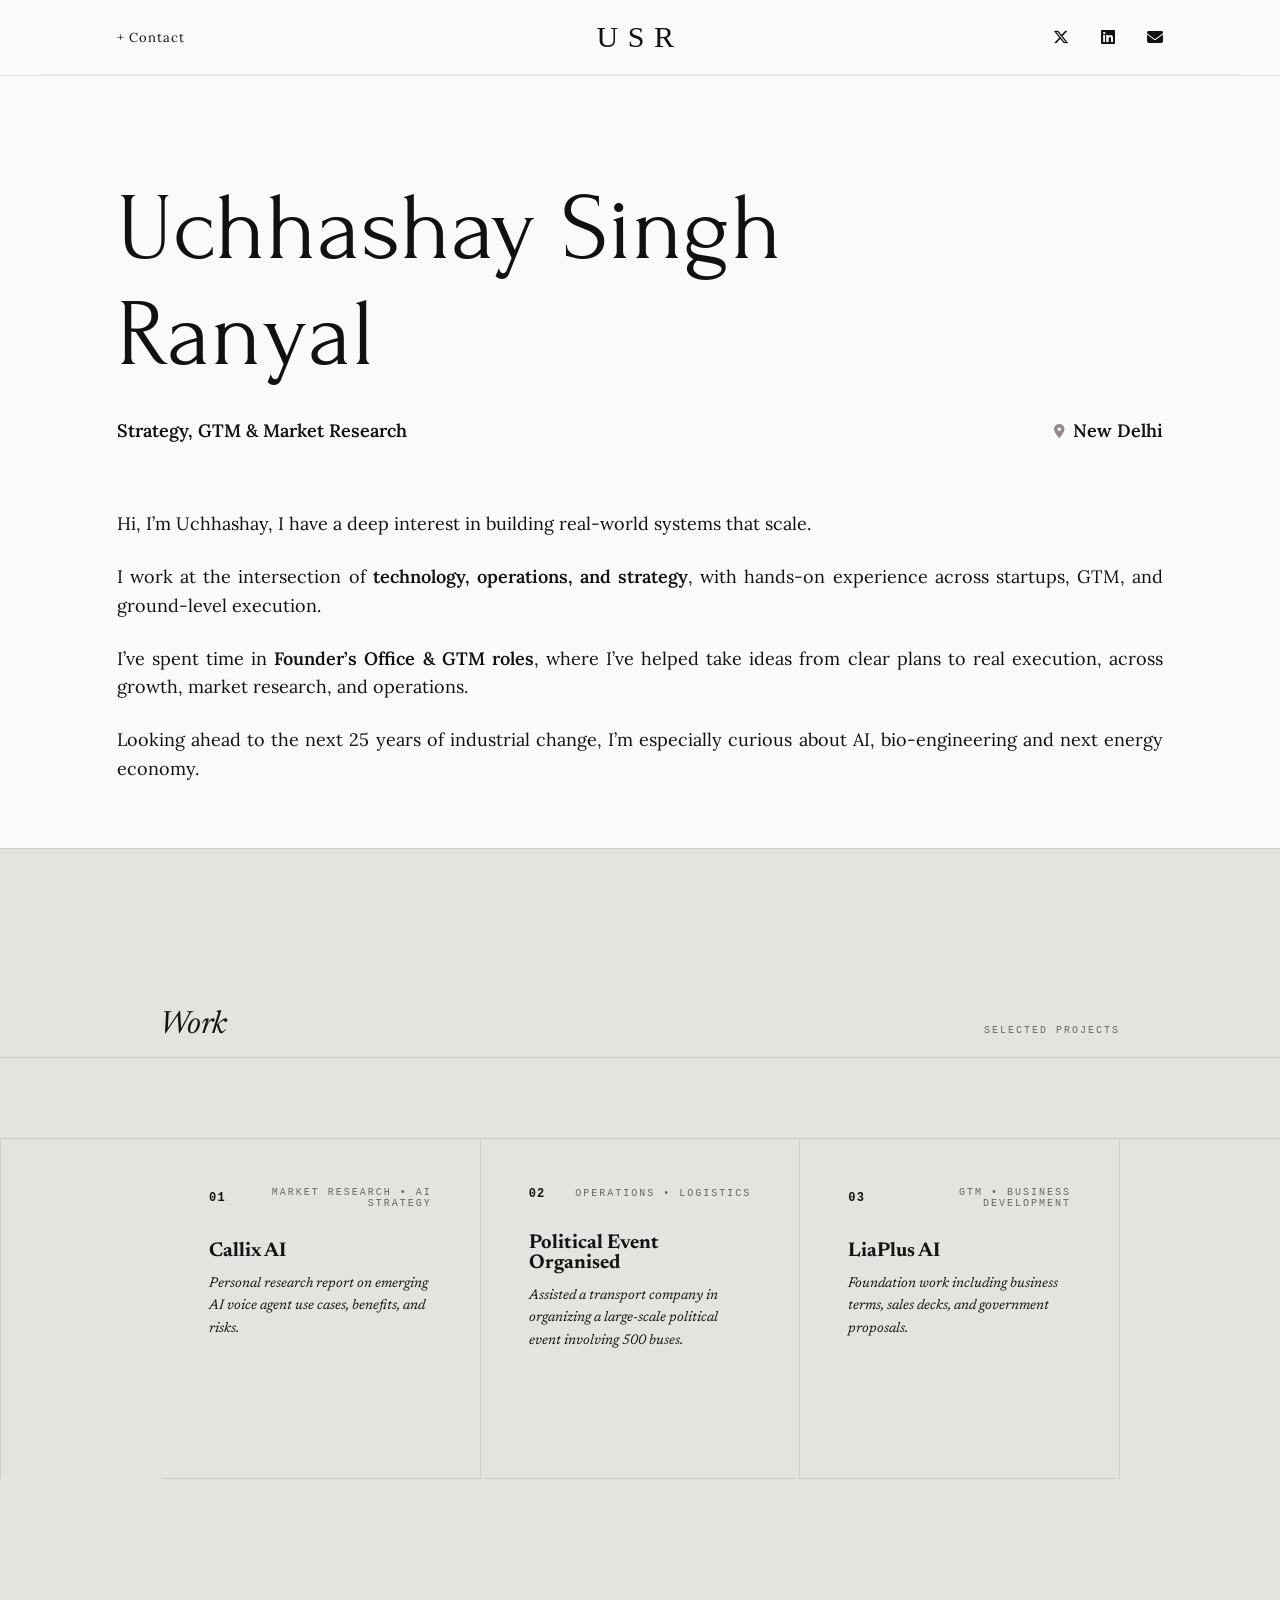
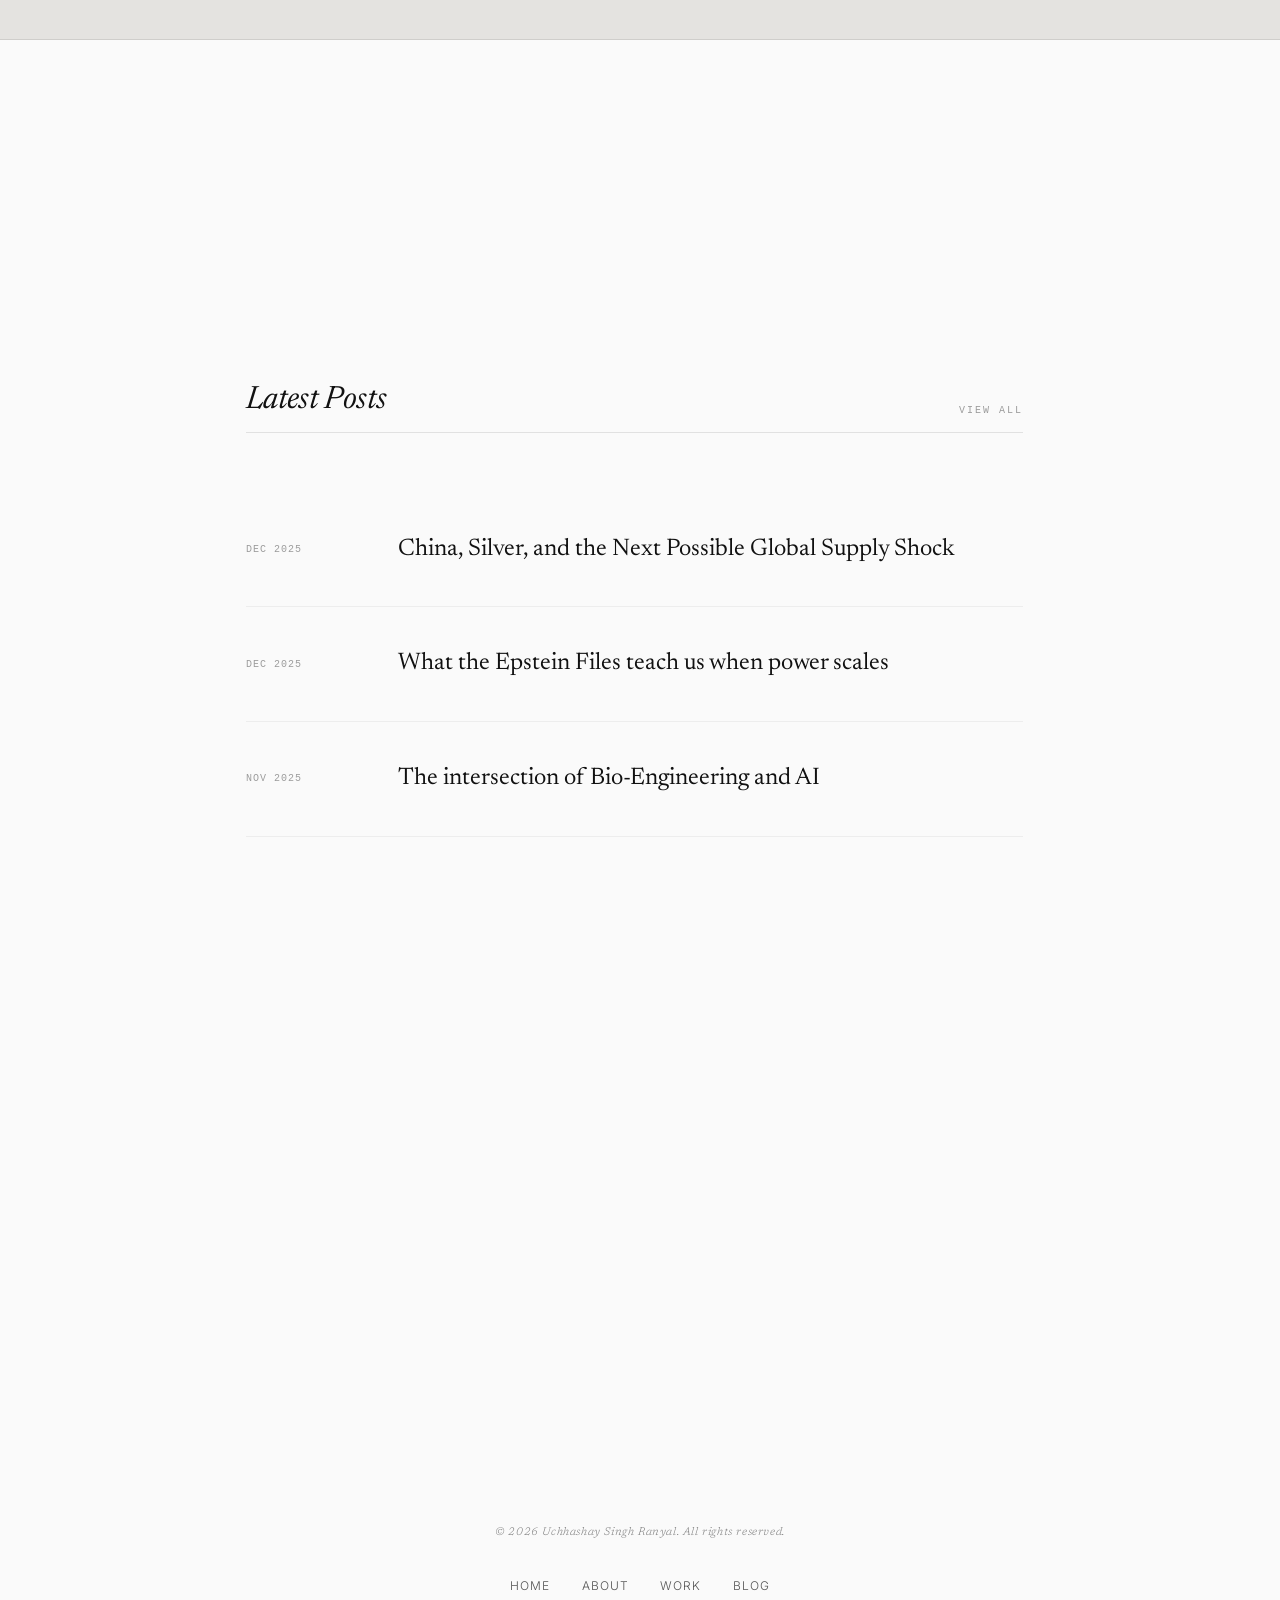
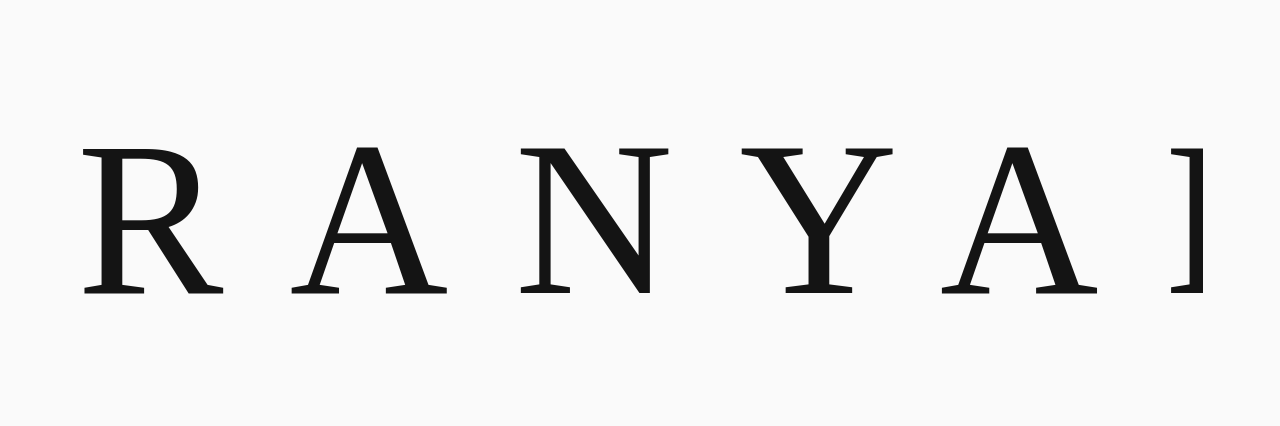
<file: index.html>
<!DOCTYPE html>
<html lang="en">
<head>
  <meta charset="UTF-8" />
  <meta name="viewport" content="width=device-width, initial-scale=1.0" />
  <title>Uchhashay Singh Ranyal</title>
  <!-- Google Analytics -->
<script async src="https://www.googletagmanager.com/gtag/js?id=G-XXXXXXXXXX"></script>
<script>
  window.dataLayer = window.dataLayer || [];
  function gtag(){dataLayer.push(arguments);}
  gtag('js', new Date());
  gtag('config', 'G-SZ0RTL72YG');
</script>

  <link rel="stylesheet" href="style.css">
  <link rel="stylesheet" href="https://cdnjs.cloudflare.com/ajax/libs/font-awesome/6.4.0/css/all.min.css"/>
</head>
<body>

<div class="header-wrapper">
<!-- Header Navigation -->
<nav class="top-nav luxury-nav">
  <div class="nav-left">
    <a href="#contact">+ Contact</a>
  </div>

  <div class="nav-center">
    <a href="index.html" class="logo">USR</a>
  </div>

  <div class="nav-right">
    <a href="https://twitter.com/yourhandle" target="_blank">
      <i class="fab fa-x-twitter"></i>
    </a>
    <a href="https://linkedin.com/in/uchhashay" target="_blank">
      <i class="fab fa-linkedin"></i>
    </a>
    <a href="mailto:uchhashay@gmail.com" aria-label="Email"><i class="fas fa-envelope"></i></a>
    </a>
  </div>
</nav>

<div class="header-divider"></div>

</div>

<!-- Main Content -->
<main class="container">
  <h1>
    <span class="name-line1">Uchhashay Singh</span>
    <span class="name-line2">Ranyal</span>
  </h1>
  <div class="subtitle-row">
    <p class="subtitle"><strong>Strategy, GTM & Market Research</strong></p>
    <div class="location-footer">
      <i class="fas fa-map-marker-alt"></i>
      <span><strong>New Delhi</strong></span>
    </div>
  </div>

  <div class="intro-text">

    <br>

    <p>
    Hi, I’m Uchhashay, I have a deep interest in building real-world systems that scale.
  </p>

  <p>
    I work at the intersection of <strong>technology, operations, and strategy</strong>, with
    hands-on experience across startups, GTM, and ground-level execution.
  </p>

  <p>
    I’ve spent time in <strong>Founder’s Office &amp; GTM roles</strong>, where I’ve helped take
    ideas from clear plans to real execution, across growth, market research, and operations.
  </p>

  <p>
    Looking ahead to the next 25 years of industrial change, I’m especially curious about
    AI, bio-engineering and next energy economy.
  </p>
  </div>

  <!-- Selected Work section - commented out for now, will work on this later -->
  <!--
  <section class="work-section">
    <div class="section-header">
      <h2 class="section-title">Selected Work</h2>
      <a href="#work" class="view-all">View all</a>
    </div>
    <div class="section-line"></div>
  </section>
  -->

  <!-- Selected Work section -->
  <section class="work-section">
    <div class="work-header">
      <div class="work-title">Work</div>
      <div class="work-subtitle">Selected Projects</div>
    </div>
    <div class="work-grid">
      <div class="work-card">
        <div class="work-meta-row">
          <div class="work-index">01</div>
          <div class="work-tech">Market Research • AI Strategy</div>
        </div>
        <h3 class="work-card-title">Callix AI</h3>
        <p class="work-card-desc">Personal research report on emerging AI voice agent use cases, benefits, and risks.</p>
        <div class="work-link">View Project</div>
      </div>
      
      <div class="work-card">
        <div class="work-meta-row">
          <div class="work-index">02</div>
          <div class="work-tech">Operations • Logistics</div>
        </div>
        <h3 class="work-card-title">Political Event Organised</h3>
        <p class="work-card-desc">Assisted a transport company in organizing a large-scale political event involving 500 buses.</p>
        <div class="work-link">View Project</div>
      </div>
      
      <div class="work-card">
        <div class="work-meta-row">
          <div class="work-index">03</div>
          <div class="work-tech">GTM • Business Development</div>
        </div>
        <h3 class="work-card-title">LiaPlus AI</h3>
        <p class="work-card-desc">Foundation work including business terms, sales decks, and government proposals.</p>
        <div class="work-link">View Project</div>
      </div>
    </div>
  </section>

<br>

  <section class="blog-section">
    <div class="blog-container">
      
      <!-- Blog Header -->
      <div class="blog-header">
        <h2>Latest Posts</h2>
        <a href="#" class="view-all">View All</a>
      </div>

      <!-- Blog List -->
      <div class="blog-list">
        
        <!-- Post 01 -->
        <a href="blog-post-china-silver.html" class="blog-item">
          <span class="blog-date">Dec 2025</span>
          <h3 class="blog-title">China, Silver, and the Next Possible Global Supply Shock</h3>
          <span class="blog-arrow">→</span>
        </a>

        <!-- Post 02 -->
        <a href="blog-post.html" class="blog-item">
          <span class="blog-date">Dec 2025</span>
          <h3 class="blog-title">What the Epstein Files teach us when power scales</h3>
          <span class="blog-arrow">→</span>
        </a>

        <!-- Post 03 -->
        <a href="#" class="blog-item">
          <span class="blog-date">Nov 2025</span>
          <h3 class="blog-title">The intersection of Bio-Engineering and AI</h3>
          <span class="blog-arrow">→</span>
        </a>

      </div>
    </div>
  </section>
</main>

<br>
<br>
<br>
<br>

<!--Footer-->
<footer class="main-footer luxury-footer">
  <div class="footer-content">
    <div class="footer-left">
      <div class="footer-copyright">
        © 2026 Uchhashay Singh Ranyal. All rights reserved.
      </div>
    </div>
    
    <nav class="footer-nav">
      <a href="#home">Home</a>
      <a href="#about">About</a>
      <a href="#work">Work</a>
      <a href="#blog">Blog</a>
    </nav>
  </div>
  
  <div class="footer-brand">RANYAL</div>
</footer>

<script src="contact.js"></script>

</body>
</html>
</file>
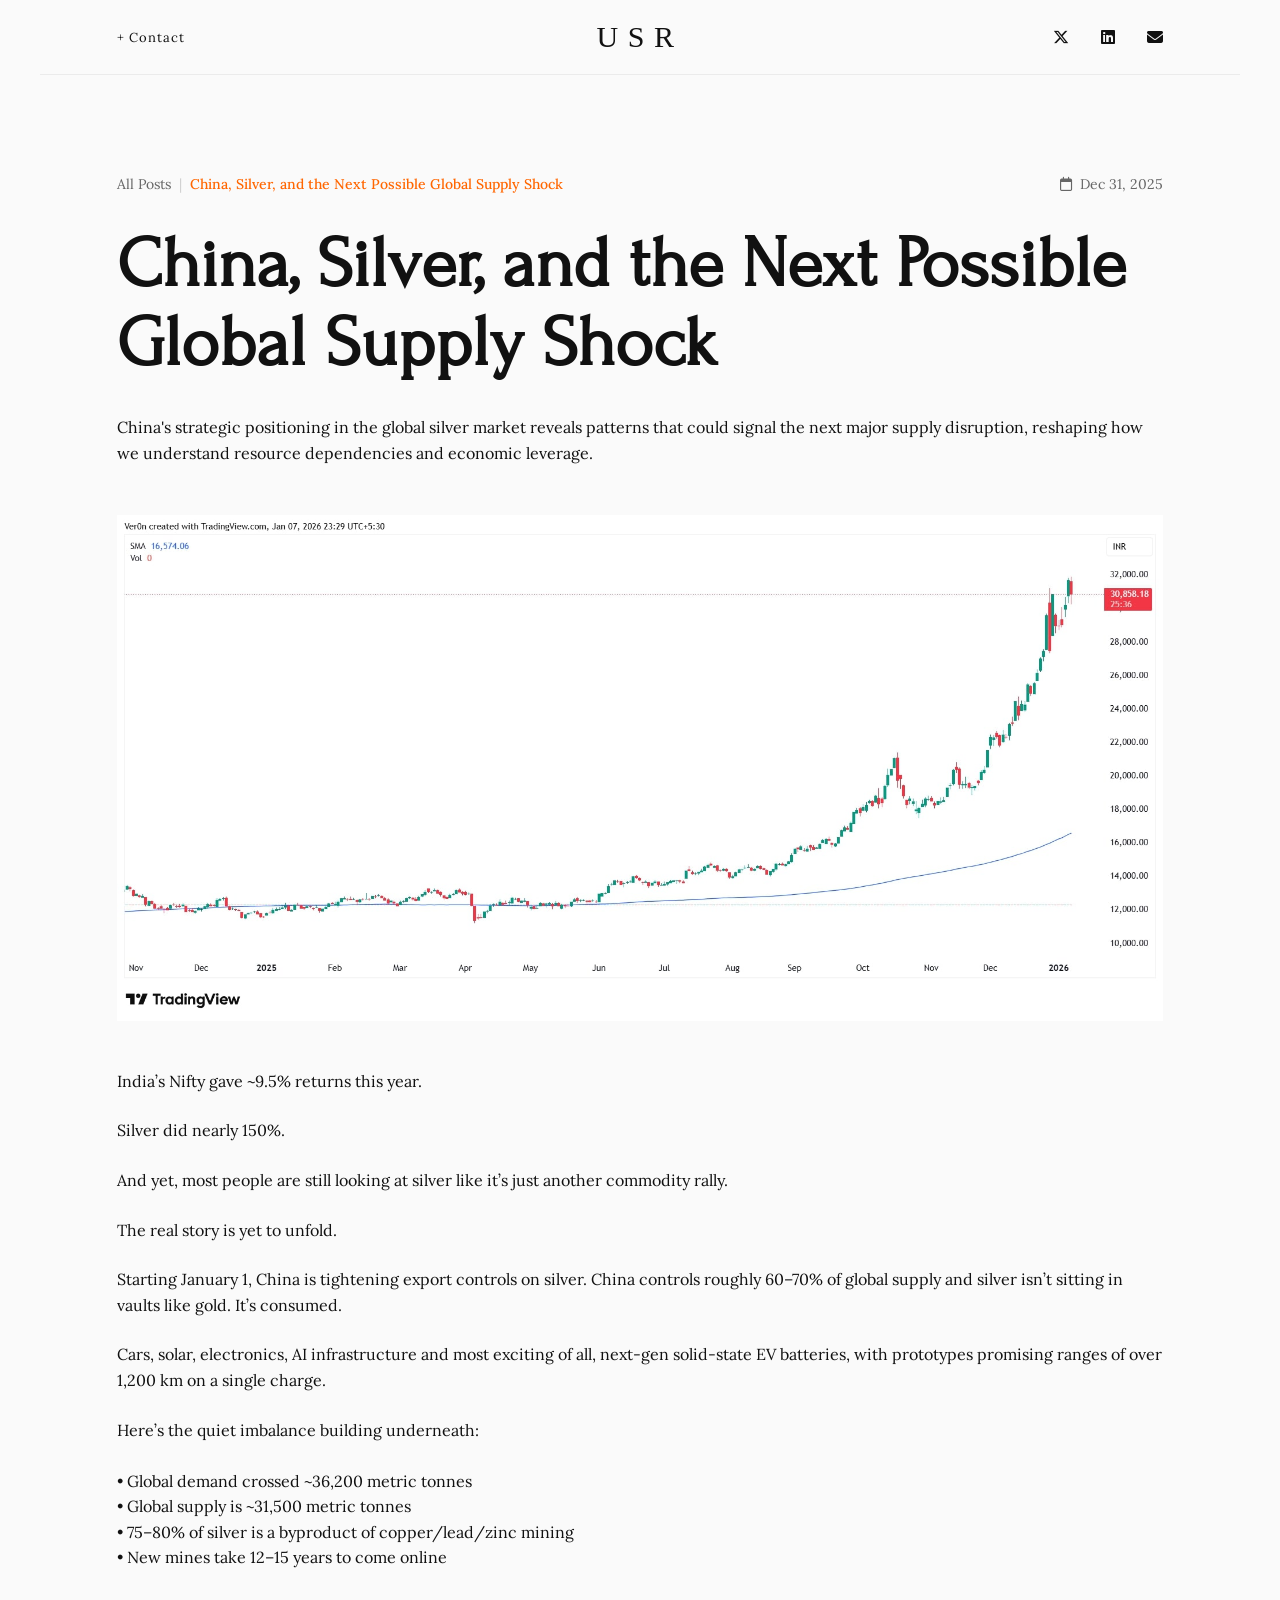
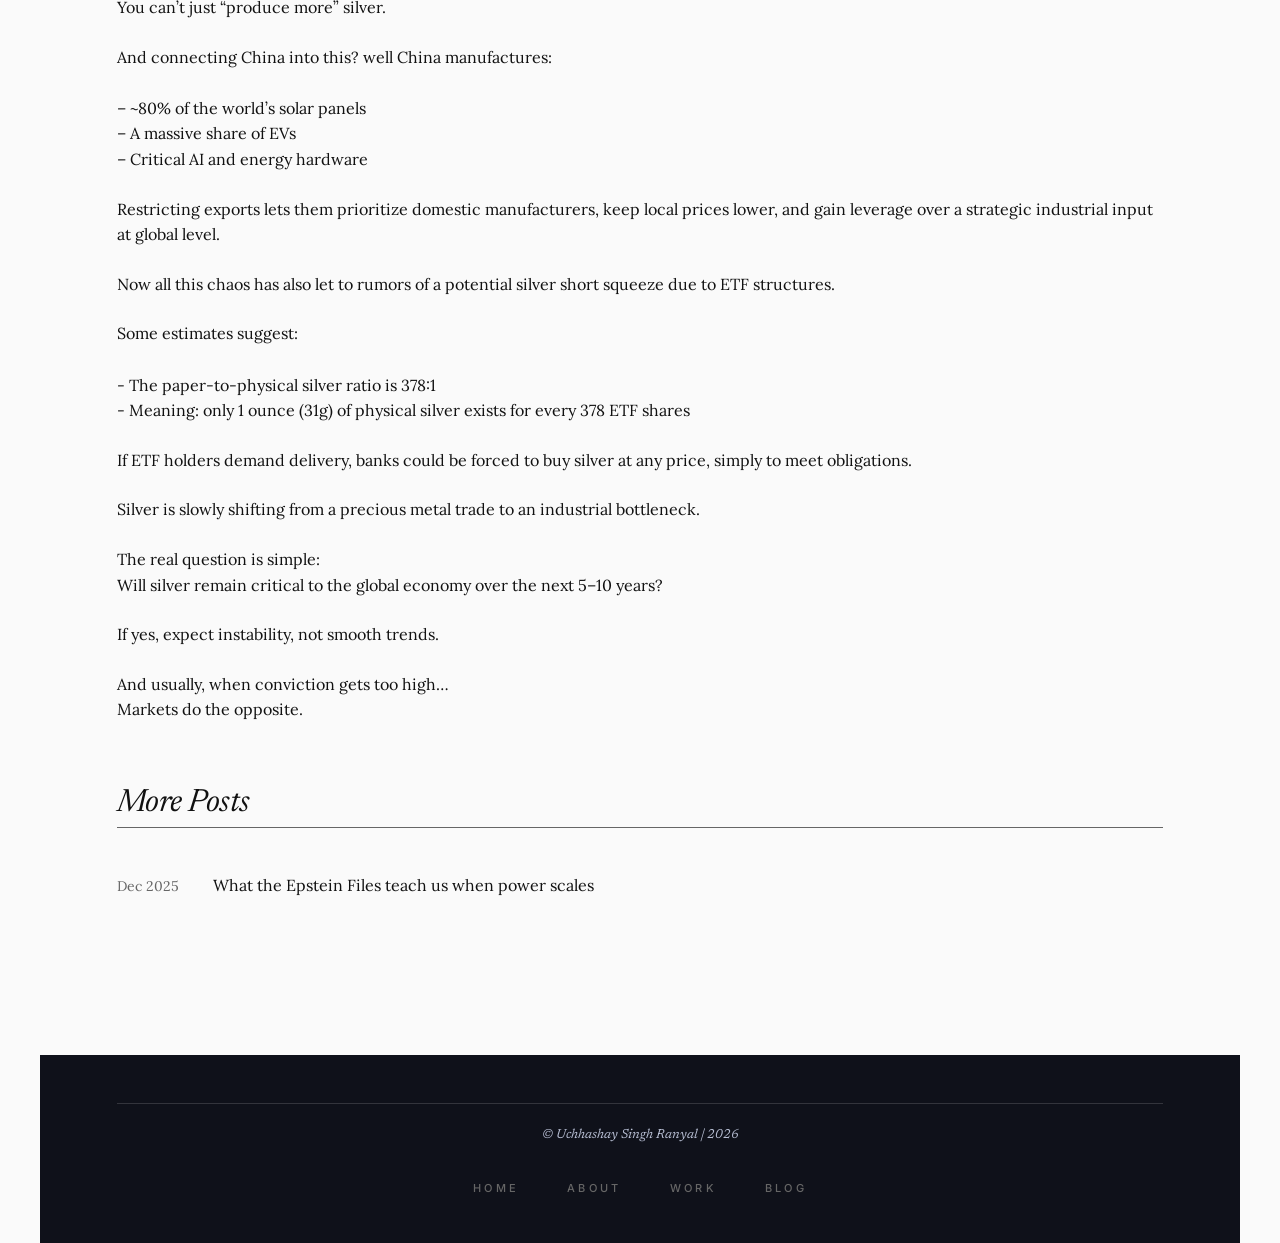
<file: blog-post-china-silver.html>
<!DOCTYPE html>
<html lang="en">
<head>
  <meta charset="UTF-8" />
  <meta name="viewport" content="width=device-width, initial-scale=1.0" />
  <title>China, Silver, and the Next Possible Global Supply Shock | Uchhashay Singh Ranyal</title>
  <!-- Google Analytics -->
<script async src="https://www.googletagmanager.com/gtag/js?id=G-XXXXXXXXXX"></script>
<script>
  window.dataLayer = window.dataLayer || [];
  function gtag(){dataLayer.push(arguments);}
  gtag('js', new Date());
  gtag('config', 'G-SZ0RTL72YG');
</script>

  <link rel="stylesheet" href="style.css">
  <link rel="stylesheet" href="https://cdnjs.cloudflare.com/ajax/libs/font-awesome/6.4.0/css/all.min.css"/>
</section>
</main>
  </section>
<!DOCTYPE html>
<html lang="en">
<head>
  <meta charset="UTF-8" />
  <meta name="viewport" content="width=device-width, initial-scale=1.0" />
  <title>China, Silver, and the Next Possible Global Supply Shock | Uchhashay Singh Ranyal</title>
  <!-- Google Analytics -->
<script async src="https://www.googletagmanager.com/gtag/js?id=G-XXXXXXXXXX"></script>
<script>
  window.dataLayer = window.dataLayer || [];
  function gtag(){dataLayer.push(arguments);} 
  gtag('js', new Date());
  gtag('config', 'G-SZ0RTL72YG');
</script>

  <link rel="stylesheet" href="style.css">
  <link rel="stylesheet" href="https://cdnjs.cloudflare.com/ajax/libs/font-awesome/6.4.0/css/all.min.css"/>
</head>
<body>

<!-- Header Navigation 
<nav class="top-nav">
  <div class="nav-left">
    <a class="logo" href="index.html" aria-label="Home">USR</a>
    <span class="nav-separator"></span>
    <a href="index.html#about">About</a>
    <a href="index.html#work">Work</a>
    <a href="index.html#blog">Blog</a>
  </div>
  <div class="nav-right">
    <a href="https://twitter.com/yourhandle" target="_blank" aria-label="X/Twitter"><i class="fab fa-x-twitter"></i></a>
    <a href="https://linkedin.com/in/uchhashay" target="_blank" aria-label="LinkedIn"><i class="fab fa-linkedin"></i></a>
    <a href="mailto:uchhashay@gmail.com" aria-label="Email"><i class="fas fa-envelope"></i></a>
  </div>
</nav>
-->

<!-- Header Navigation -->
<nav class="top-nav luxury-nav">
  <div class="nav-left">
    <a href="#contact">+ Contact</a>
  </div>

  <div class="nav-center">
    <a href="index.html" class="logo">USR</a>
  </div>

  <div class="nav-right">
    <a href="https://twitter.com/yourhandle" target="_blank">
      <i class="fab fa-x-twitter"></i>
    </a>
    <a href="https://linkedin.com/in/uchhashay" target="_blank">
      <i class="fab fa-linkedin"></i>
    </a>
    <a href="mailto:uchhashay@gmail.com" aria-label="Email"><i class="fas fa-envelope"></i></a>
    </a>
  </div>
</nav>

<div class="header-divider"></div>

</div>

<!-- Main Content -->
<main class="blog-container">
  <!-- Breadcrumb and Date -->
  <div class="breadcrumb-row">
    <div class="breadcrumb">
      <a href="index.html#blog" class="breadcrumb-link">All Posts</a>
      <span class="breadcrumb-separator">|</span>
      <span class="breadcrumb-current">China, Silver, and the Next Possible Global Supply Shock</span>
    </div>
    <div class="post-date-header">
      <i class="far fa-calendar"></i>
      <span>Dec 31, 2025</span>
    </div>
  </div>

  <!-- Article Title -->
  <h1 class="article-title">China, Silver, and the Next Possible Global Supply Shock</h1>

  <!-- Introductory Paragraph -->
  <p class="article-intro">China's strategic positioning in the global silver market reveals patterns that could signal the next major supply disruption, reshaping how we understand resource dependencies and economic leverage.</p>

  <!-- Article Image -->
  <div class="article-image">
    <img src="images/MCXSILVDEX.jpg" alt="Silver returns MCXSILVDEX cover image">
  </div>

  <!-- Article Content -->
  <div class="article-content">
    <p>
India’s Nifty gave ~9.5% returns this year.
</p>

<p>
Silver did nearly 150%.
</p>

<p>
And yet, most people are still looking at silver like it’s just another commodity rally.
</p>

<p>
The real story is yet to unfold.
</p>

<p>
Starting January 1, China is tightening export controls on silver. China controls roughly 60–70% of global supply and silver isn’t sitting in vaults like gold. It’s consumed.
</p>

<p>
Cars, solar, electronics, AI infrastructure and most exciting of all, next-gen solid-state EV batteries, with prototypes promising ranges of over 1,200 km on a single charge.
</p>

<p>
Here’s the quiet imbalance building underneath:
<br><br>
• Global demand crossed ~36,200 metric tonnes<br>
• Global supply is ~31,500 metric tonnes<br>
• 75–80% of silver is a byproduct of copper/lead/zinc mining<br>
• New mines take 12–15 years to come online
</p>

<p>
You can’t just “produce more” silver.
</p>

<p>
And connecting China into this? well China manufactures:
<br><br>
– ~80% of the world’s solar panels<br>
– A massive share of EVs<br>
– Critical AI and energy hardware
</p>

<p>
Restricting exports lets them prioritize domestic manufacturers, keep local prices lower, and gain leverage over a strategic industrial input at global level.
</p>

<p>
Now all this chaos has also let to rumors of a potential silver short squeeze due to ETF structures.
</p>

<p>
Some estimates suggest:
<br><br>
- The paper-to-physical silver ratio is 378:1<br>
- Meaning: only 1 ounce (31g) of physical silver exists for every 378 ETF shares
</p>

<p>
If ETF holders demand delivery, banks could be forced to buy silver at any price, simply to meet obligations.
</p>

<p>
Silver is slowly shifting from a precious metal trade to an industrial bottleneck.
</p>

<p>
The real question is simple:
<br>
Will silver remain critical to the global economy over the next 5–10 years?
</p>

<p>
If yes, expect instability, not smooth trends.
</p>

<p>
And usually, when conviction gets too high…<br>
Markets do the opposite.
</p>

  </div>

  <!-- More Posts Section -->
  <section class="more-posts-section">
    <h2 class="section-title">More Posts</h2>
    <div class="section-line"></div>
    <div class="posts-list">
      <a href="blog-post.html" class="post-item">
        <span class="post-date">Dec 2025</span>
        <span class="post-title">What the Epstein Files teach us when power scales</span>
      </a>
    </div>
  </section>
</main>

<!-- Footer -->
<footer class="main-footer">
  <div class="footer-line"></div>
  <div class="footer-content">
    <div class="footer-copyright">© Uchhashay Singh Ranyal | 2026</div>
    <nav class="footer-nav">
      <a href="index.html">Home</a>
      <a href="index.html#about">About</a>
      <a href="index.html#work">Work</a>
      <a href="index.html#blog">Blog</a>
    </nav>
  </div>
</footer>

<script src="contact.js"></script>

</body>
</html>
</file>
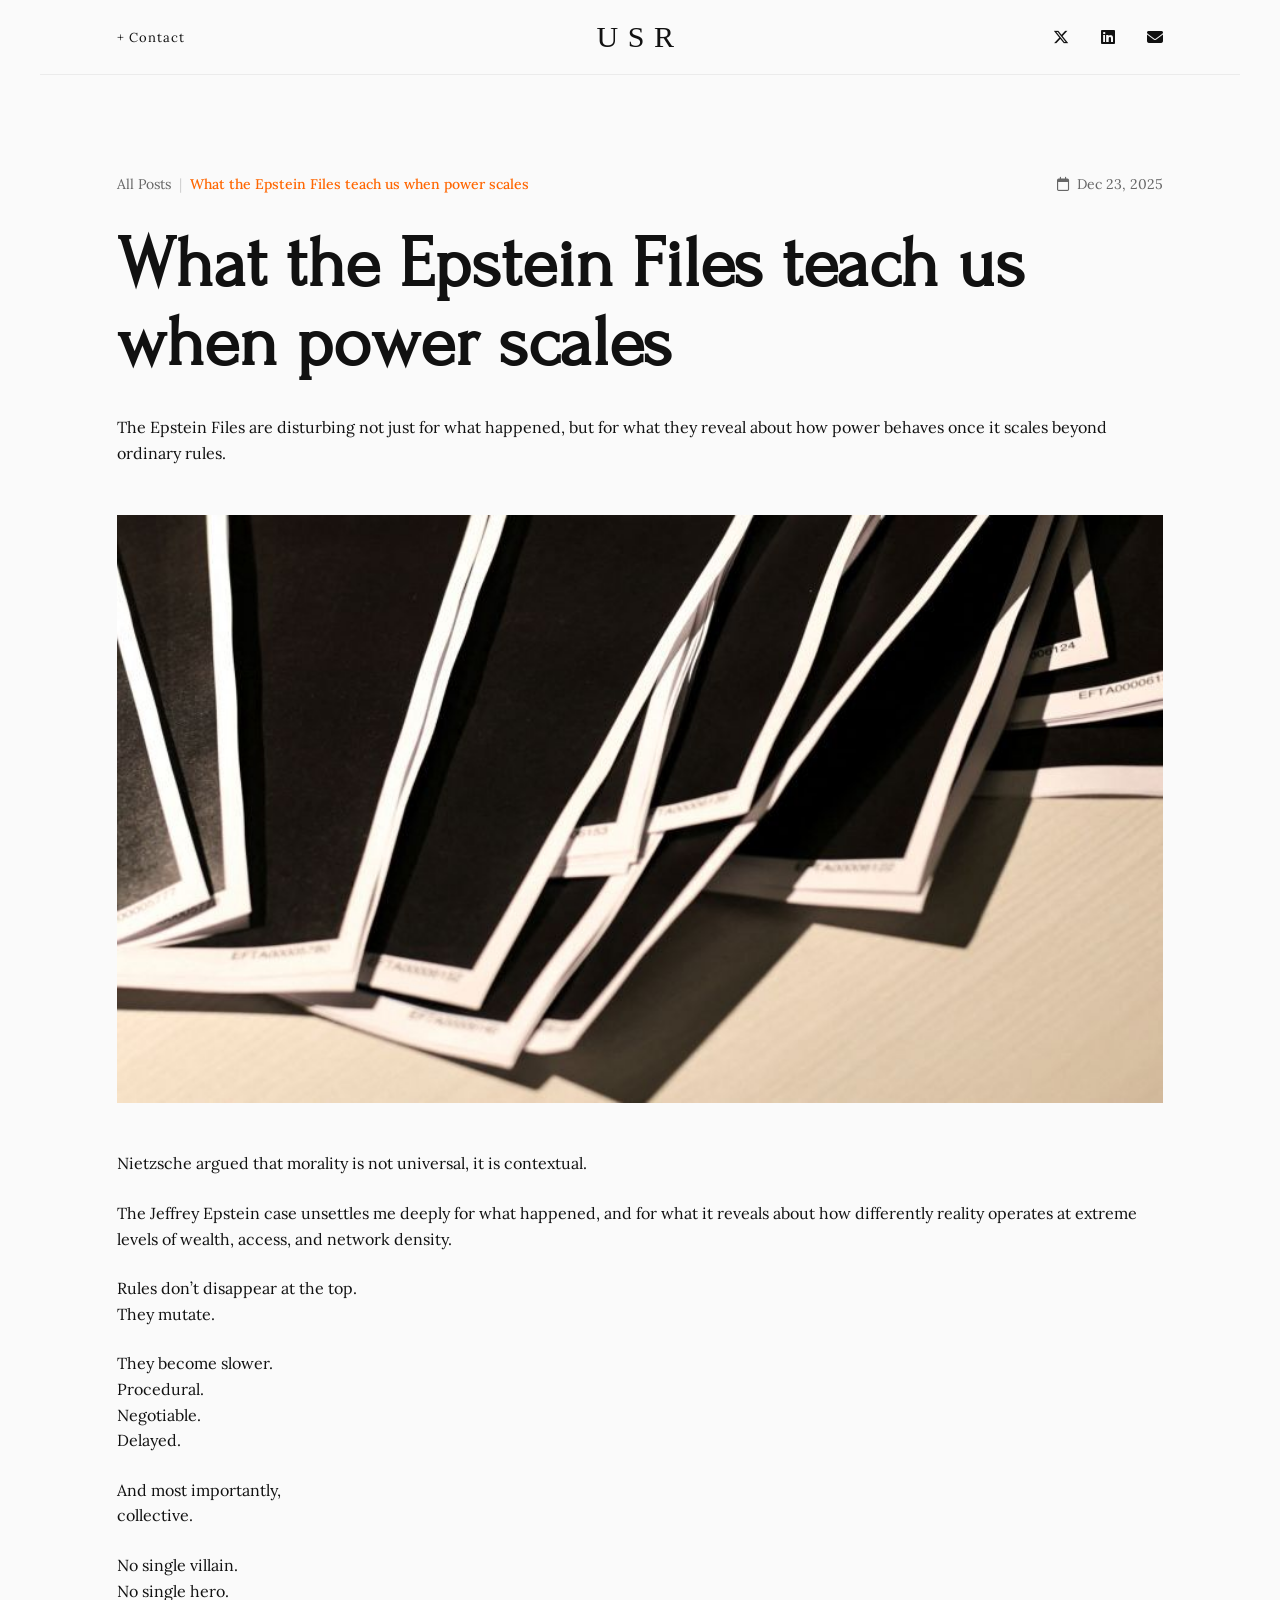
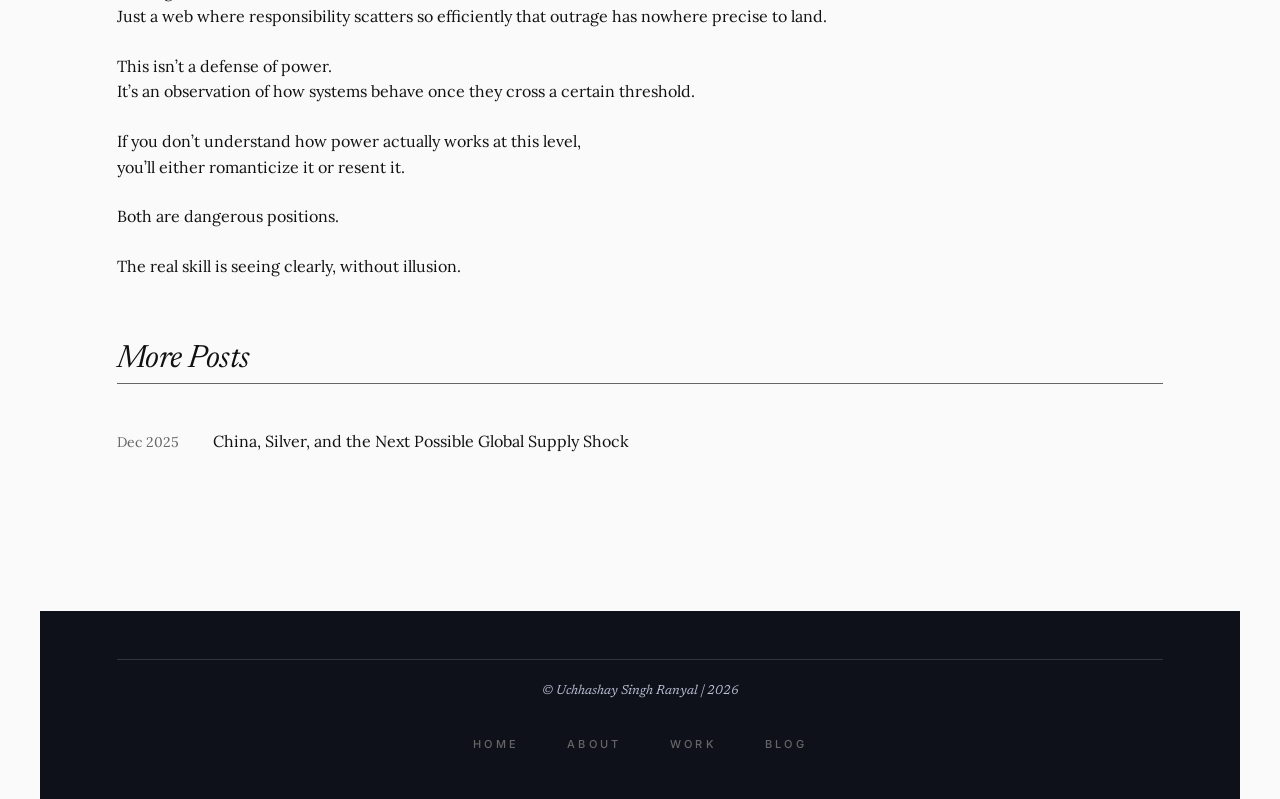
<file: blog-post.html>
<!DOCTYPE html>
<html lang="en">
<head>
  <meta charset="UTF-8" />
  <meta name="viewport" content="width=device-width, initial-scale=1.0" />
  <title>What the Epstein Files teach us when power scales | Uchhashay Singh Ranyal</title>
  <!-- Google Analytics -->
<script async src="https://www.googletagmanager.com/gtag/js?id=G-XXXXXXXXXX"></script>
<script>
  window.dataLayer = window.dataLayer || [];
  function gtag(){dataLayer.push(arguments);}
  gtag('js', new Date());
  gtag('config', 'G-SZ0RTL72YG');
</script>

  <link rel="stylesheet" href="style.css">
  <link rel="stylesheet" href="https://cdnjs.cloudflare.com/ajax/libs/font-awesome/6.4.0/css/all.min.css"/>
</head>
<body>

<!-- Header Navigation
<nav class="top-nav">
  <div class="nav-left">
    <a class="logo" href="index.html" aria-label="Home">USR</a>
    <span class="nav-separator"></span>
    <a href="index.html#about">About</a>
    <a href="index.html#work">Work</a>
    <a href="index.html#blog">Blog</a>
  </div>
  <div class="nav-right">
    <a href="https://twitter.com/yourhandle" target="_blank" aria-label="X/Twitter"><i class="fab fa-x-twitter"></i></a>
    <a href="https://linkedin.com/in/uchhashay" target="_blank" aria-label="LinkedIn"><i class="fab fa-linkedin"></i></a>
    <a href="mailto:uchhashay@gmail.com" aria-label="Email"><i class="fas fa-envelope"></i></a>
  </div>
</nav>

<div class="header-wrapper">
-->


<!-- Header Navigation -->
<nav class="top-nav luxury-nav">
  <div class="nav-left">
    <a href="#contact">+ Contact</a>
  </div>

  <div class="nav-center">
    <a href="index.html" class="logo">USR</a>
  </div>

  <div class="nav-right">
    <a href="https://twitter.com/yourhandle" target="_blank">
      <i class="fab fa-x-twitter"></i>
    </a>
    <a href="https://linkedin.com/in/uchhashay" target="_blank">
      <i class="fab fa-linkedin"></i>
    </a>
    <a href="mailto:uchhashay@gmail.com" aria-label="Email"><i class="fas fa-envelope"></i></a>
    </a>
  </div>
</nav>

<div class="header-divider"></div>

</div>

<!-- Main Content -->
<main class="blog-container">
  <!-- Breadcrumb and Date -->
  <div class="breadcrumb-row">
    <div class="breadcrumb">
      <a href="index.html#blog" class="breadcrumb-link">All Posts</a>
      <span class="breadcrumb-separator">|</span>
      <span class="breadcrumb-current">What the Epstein Files teach us when power scales</span>
    </div>
    <div class="post-date-header">
      <i class="far fa-calendar"></i>
      <span>Dec 23, 2025</span>
    </div>
  </div>

  <!-- Article Title -->
  <h1 class="article-title">What the Epstein Files teach us when power scales</h1>

  <!-- Introductory Paragraph -->
  <p class="article-intro">The Epstein Files are disturbing not just for what happened, but for what they reveal about how power behaves once it scales beyond ordinary rules.</p>

  <!-- Article Image -->
  <div class="article-image">
    <img src="images/epstein-files.jpg" alt="Epstein Files cover image">
  </div>

  <!-- Article Content -->
  <div class="article-content">
    <p>
  Nietzsche argued that morality is not universal, it is contextual.
</p>

<p>
  The Jeffrey Epstein case unsettles me deeply for what happened, and for what it reveals
  about how differently reality operates at extreme levels of wealth, access,
  and network density.
</p>

<p>
  Rules don’t disappear at the top.<br>
  They mutate.
</p>

<p>
  They become slower.<br>
  Procedural.<br>
  Negotiable.<br>
  Delayed.
</p>

<p>
  And most importantly,<br>
  collective.
</p>

<p>
  No single villain.<br>
  No single hero.<br>
  Just a web where responsibility scatters so efficiently
  that outrage has nowhere precise to land.
</p>

<p>
  This isn’t a defense of power.<br>
  It’s an observation of how systems behave
  once they cross a certain threshold.
</p>

<p>
  If you don’t understand how power actually works at this level,<br>
  you’ll either romanticize it or resent it.
</p>

<p>
  Both are dangerous positions.
</p>

<p>
  The real skill is seeing clearly, without illusion.
</p>

  </div>

  <!-- More Posts Section -->
  <section class="more-posts-section">
    <h2 class="section-title">More Posts</h2>
    <div class="section-line"></div>
    <div class="posts-list">
      <a href="blog-post-china-silver.html" class="post-item">
        <span class="post-date">Dec 2025</span>
        <span class="post-title">China, Silver, and the Next Possible Global Supply Shock</span>
      </a>
    </div>
  </section>
</main>

<!-- Footer -->
<footer class="main-footer">
  <div class="footer-line"></div>
  <div class="footer-content">
    <div class="footer-copyright">© Uchhashay Singh Ranyal | 2026</div>
    <nav class="footer-nav">
      <a href="index.html">Home</a>
      <a href="index.html#about">About</a>
      <a href="index.html#work">Work</a>
      <a href="index.html#blog">Blog</a>
    </nav>
  </div>
</footer>

<script src="contact.js"></script>

</body>
</html>
</file>
<file: style.css>
/* Import serif fonts and sans fonts */
@import url('https://fonts.googleapis.com/css2?family=Newsreader:ital,wght@0,400;0,700;1,400;1,700&family=Forum&family=Cormorant+Garamond:wght@400;500;600;700&family=Lora:wght@400;500;600;700&family=Inter:wght@400;500;600;700&display=swap');


/* BASIC RESET */
* {
  margin: 0;
  padding: 0;
  box-sizing: border-box;
}

/* Centered content container + responsive horizontal padding
   - max-width: 1040px centered
   - Desktop (>=1200px): 120px side padding
   - Laptop (>=992px): 96px
   - Tablet (>=768px): 48px
   - Mobile (<768px): 24px
*/
:root {
  --site-max-width: 1040px;
}

.top-nav,
.container,
.blog-container,
.main-footer {
  max-width: var(--site-max-width);
  width: 100%;
  margin: 0 auto;
  padding-left: 48px;
  padding-right: 48px;
}

@media (min-width: 768px) {
  .top-nav,
  .container,
  .blog-container,
  .main-footer {
    padding-left: 96px;
    padding-right: 96px;
  }
}

@media (min-width: 992px) {
  .top-nav,
  .container,
  .blog-container,
  .main-footer {
    padding-left: 240px;
    padding-right: 240px;
  }
}

@media (min-width: 1200px) {
  .top-nav,
  .container,
  .blog-container,
  .main-footer {
    padding-left: 320px;
    padding-right: 320px;
  }
}

/* Ensure images and headings align with the container */
.article-image img,
.container img,
.blog-container img {
  max-width: 100%;
  height: auto;
  display: block;
}


/* Keep roomy horizontal padding on large desktops (updated) */
@media (min-width: 1200px) {
  .top-nav,
  .container,
  .blog-container,
  .main-footer {
    padding-inline: 320px;
  }
}

.intro-text p {
  margin: 0 0 1.5rem 0;
}

.intro-text p:last-child {
  margin-bottom: 0;
}


body {
  font-family: 'Lora', 'Cormorant Garamond', Georgia, 'Times New Roman', serif;
  background: #FAFAFA;
  color: #111;
  min-height: 100vh;
}

/* HEADER NAVIGATION */
.top-nav {
  display: flex;
  justify-content: space-between;
  align-items: center;
  padding: 24px clamp(24px, 6vw, 320px);
  max-width: 1200px;
  width: 100%;
  margin: 0 auto;
  flex-wrap: wrap;
}

.nav-left {
  display: flex;
  align-items: center;
  gap: 16px;
  flex-wrap: wrap;
}

.logo {
  font-weight: 700;
  font-size: 18px;
  color: #ff6600;
  letter-spacing: 0.5px;
}

/* Ensure logo anchor keeps intended styles when it's an <a> */
.nav-left .logo {
  display: inline-block;
  font-weight: 700;
  font-size: 18px;
  color: #ff6600;
  text-decoration: none;
}

.nav-left .logo:hover {
  opacity: 0.85;
  text-decoration: none;
}

.nav-separator {
  width: 1px;
  height: 20px;
  background-color: #ccc;
}

.nav-left a {
  text-decoration: none;
  color: #111;
  font-size: 14px;
  font-weight: 400;
  transition: opacity 0.2s;
}

.nav-left a:hover {
  opacity: 0.7;
}

.nav-right {
  display: flex;
  align-items: center;
  gap: 16px;
  flex-wrap: wrap;
}

.nav-right a {
  text-decoration: none;
  color: #333;
  font-size: 16px;
  transition: opacity 0.2s;
}

.nav-right a:hover {
  opacity: 0.7;
}

/* CONTACT MODAL */
.modal-overlay {
  position: fixed;
  inset: 0;
  display: flex;
  align-items: center;
  justify-content: center;
  background: rgba(17,17,17,0.45);
  z-index: 1200;
}

.modal {
  background: #fff;
  max-width: 760px;
  width: min(760px, calc(100% - 32px));
  border-radius: 14px;
  padding: 40px 40px 36px;
  box-shadow: 0 18px 50px rgba(0,0,0,0.12);
  font-family: 'Lora', 'Cormorant Garamond', Georgia, 'Times New Roman', serif;
  color: #111;
  border: 1px solid rgba(0,0,0,0.06);
}

.modal-header {
  position: relative;
  display: block;
  margin-bottom: 18px;
}

.modal-title {
  font-size: 20px;
  font-weight: 700;
  text-align: center;
  color: #111; /* neutral black to keep minimal aesthetic */
}

.modal-close {
  background: transparent;
  border: none;
  font-size: 18px;
  cursor: pointer;
  color: #666;
  position: absolute;
  right: 12px;
  top: 6px;
}

.modal-body {
  font-size: 16px;
  line-height: 1.8;
  color: #111;
  text-align: center;
  padding: 8px 6px 0;
}
.modal-body p { margin: 0 0 16px 0; }
.modal-body .email-line { display:block; margin-top:12px; font-weight:400; font-style:italic; color:#222; font-size:15px; }

.modal-body a.mail-link {
  color: #222;
  text-decoration: none;
  font-weight:400;
  font-style:italic;
}

.modal-footer {
  margin-top: 24px;
  display: flex;
  justify-content: center;
}

.modal-action {
  background: #111;
  border: none;
  color: #fff;
  padding: 10px 18px;
  border-radius: 10px;
  font-weight: 700;
  cursor: pointer;
}
.modal-action {
  transition: transform 160ms ease, box-shadow 160ms ease, background-color 160ms ease;
}
.modal-action:hover { transform: translateY(-2px); }
.modal-action:active { transform: translateY(0) scale(0.98); box-shadow: none; }
.modal-action:hover { background: #000; }

@media (max-width: 500px) {
  .modal { padding: 18px; border-radius: 10px; }
  .modal-title { font-size: 16px; }
}

/* Toast inside modal */
.modal-toast {
  position: absolute;
  left: 50%;
  transform: translateX(-50%);
  bottom: 18px;
  background: #111;
  color: #fff;
  padding: 8px 12px;
  border-radius: 8px;
  font-size: 13px;
  opacity: 1;
  transition: opacity 0.25s ease;
  pointer-events: none;
}

/* toast entrance animation */
@keyframes toast-in {
  from { transform: translateX(-50%) translateY(10px); opacity: 0; }
  to   { transform: translateX(-50%) translateY(0); opacity: 1; }
}
.modal-toast { animation: toast-in 220ms ease-out; }

/* MAIN CONTENT */
.container {
  display: flex;
  flex-direction: column;
  align-items: flex-start;
  padding-block: 100px 80px;
  padding-inline: clamp(16px, 6vw, 180px);
  max-width: 1200px;
  width: 100%;
  margin: 0 auto;
  text-align: left;
}

h1 {
  font-family: 'Forum', serif;
  font-size: 96px;
  font-weight: 400;
  line-height: 1.1;
  margin-bottom: 32px;
  display: flex;
  flex-direction: column;
  align-items: flex-start;
}

.name-line1 {
  display: block;
}

.name-line2 {
  display: block;
}

.subtitle-row {
  display: flex;
  justify-content: space-between;
  align-items: center;
  width: 100%;
  margin-top: 0;
}

.subtitle {
  font-size: 18px;
  color: #111;
  font-weight: 400;
  margin: 0;
}

/* LOCATION FOOTER */
.location-footer {
  display: flex;
  align-items: center;
  gap: 8px;
  font-size: 14px;
  color: #111;
}

.location-footer i {
  color: #958a8a; /* Red color for map pin */
  font-size: 14px;
}

/* Make location label visually match the subtitle */
.location-footer span {
  font-size: 18px;
}

.subtitle strong,
.location-footer span strong {
  font-weight: 600;
}

/* INTRO TEXT */
.intro-text {
  margin-top: 48px;
  margin-bottom: 64px;
}

.intro-text p {
  font-size: 18px;
  line-height: 1.6;
  color: #111;
  font-weight: 400;
  text-align: justify;
  text-justify: inter-word;
  hyphens: auto;
}

.intro-text p strong {
  font-weight: 600;
}

/* SECTIONS */
.work-section,
.posts-section,
.more-posts-section {
  margin-bottom: 64px;
  width: 100%;
}

/* WORK SECTION - TECHNICAL GRID */
.work-section {
  background: #E4E3E0;
  color: #141414;
  padding: 160px 0;
  border-top: 1px solid rgba(20, 20, 20, 0.1);
  border-bottom: 1px solid rgba(20, 20, 20, 0.1);
  width: 100vw;
  position: relative;
  left: 50%;
  right: 50%;
  margin-left: -50vw;
  margin-right: -50vw;
}

.work-section .work-header,
.work-section .work-grid {
  padding-left: 24px;
  padding-right: 24px;
}

@media (min-width: 768px) {
  .work-section .work-header,
  .work-section .work-grid {
    padding-left: 160px;
    padding-right: 160px;
  }
}

.work-header {
  display: flex;
  justify-content: space-between;
  align-items: baseline;
  margin-bottom: 80px;
  padding-bottom: 16px;
  border-bottom: 1px solid rgba(20, 20, 20, 0.1);
}

h2 {
  margin: 0;
  padding: 0;
}

.work-title {
  font-family: 'Newsreader', serif;
  font-style: italic;
  font-size: 32px;
  font-weight: 400;
  color: #141414;
  margin: 0;
  line-height: 1;
  letter-spacing: -0.02em;
}

.work-subtitle {
  font-family: 'JetBrains Mono', 'Courier New', monospace;
  text-transform: uppercase;
  font-size: 10px;
  letter-spacing: 0.2em;
  color: #141414;
  opacity: 0.6;
}

.work-grid {
  display: grid;
  grid-template-columns: 1fr;
  border-left: 1px solid rgba(20, 20, 20, 0.1);
  border-top: 1px solid rgba(20, 20, 20, 0.1);
}

@media (min-width: 768px) {
  .work-grid {
    grid-template-columns: repeat(3, 1fr);
  }
}

.work-card {
  border-right: 1px solid rgba(20, 20, 20, 0.1);
  border-bottom: 1px solid rgba(20, 20, 20, 0.1);
  padding: 48px;
  transition: all 500ms ease-in-out;
  cursor: pointer;
  position: relative;
  display: flex;
  flex-direction: column;
  min-height: 340px;
}

.work-card:hover {
  background: #141414;
  color: #E4E3E0;
}

.work-meta-row {
  display: flex;
  justify-content: space-between;
  align-items: center;
  margin-bottom: 16px;
}

.work-index {
  font-family: 'JetBrains Mono', 'Courier New', monospace;
  font-size: 12px;
  font-weight: 700;
  letter-spacing: 0.1em;
  color: inherit;
}

.work-tech {
  font-family: 'JetBrains Mono', 'Courier New', monospace;
  font-size: 10px;
  text-transform: uppercase;
  letter-spacing: 0.2em;
  color: inherit;
  opacity: 0.6;
  text-align: right;
}

.work-card-title {
  font-family: 'Newsreader', Georgia, serif;
  font-size: 20px;
  font-weight: 700;
  color: inherit;
  margin: 16px 0 12px 0;
}

.work-card-desc {
  font-family: 'Newsreader', Georgia, serif;
  font-style: italic;
  font-size: 14px;
  line-height: 1.6;
  color: inherit;
  margin: 0 0 auto 0;
  flex-grow: 1;
}

.work-link {
  font-family: 'JetBrains Mono', 'Courier New', monospace;
  font-size: 10px;
  text-transform: uppercase;
  letter-spacing: 0.2em;
  color: inherit;
  margin-top: 24px;
  opacity: 0;
  transition: opacity 500ms ease-in-out;
  position: relative;
  display: inline-block;
  padding-bottom: 4px;
  border-bottom: 1px solid currentColor;
}

.work-card:hover .work-link {
  opacity: 1;
}

.section-header {
  display: flex;
  justify-content: space-between;
  align-items: baseline;
  margin-bottom: 8px;
}

.section-title {
  font-family: 'Newsreader', serif;
  font-style: italic;
  font-size: 32px;
  font-weight: 400;
  color: #111;
  margin: 0;
  line-height: 1;
  letter-spacing: -0.02em;
}

.view-all {
  font-size: 14px;
  color: #666;
  text-decoration: none;
  font-weight: 400;
  transition: color 0.2s;
}

.view-all:hover {
  color: #111;
}

.section-line {
  height: 0.1px;
  background-color: #666;
  width: 100%;
  margin-bottom: 32px;
}

/* POSTS LIST */
.posts-list {
  display: flex;
  flex-direction: column;
}

.post-item {
  display: flex;
  gap: 16px;
  padding: 16px 0;
  align-items: baseline;
  text-decoration: none;
  color: inherit;
  transition: opacity 0.2s;
  cursor: pointer;
}

.post-item:hover {
  opacity: 0.7;
}

.post-date {
  font-size: 14px;
  color: #666;
  font-weight: 400;
  min-width: 80px;
}

.post-title {
  font-size: 16px;
  color: #111;
  font-weight: 400;
}

.post-divider {
  height: 1px;
  background-color: #ddd;
  width: 100%;
}

/* --- EDITORIAL BLOG SECTION --- */
.blog-section {
  background-color: #FAFAFA;
  color: #111111;
  padding: 160px 5%;
  font-family: 'Newsreader', serif;
}

.blog-container {
  max-width: 800px;
  margin: 0 auto;
}

/* Blog Header */
.blog-header {
  display: flex;
  justify-content: space-between;
  align-items: flex-end;
  margin-bottom: 60px;
  border-bottom: 1px solid rgba(0, 0, 0, 0.1);
  padding-bottom: 16px;
}

.blog-header h2 {
  font-family: 'Newsreader', serif;
  font-style: italic;
  font-size: 32px;
  font-weight: 400;
  margin: 0;
  line-height: 1;
  letter-spacing: -0.02em;
}

.blog-header .view-all {
  font-family: 'JetBrains Mono', monospace;
  font-size: 10px;
  text-transform: uppercase;
  letter-spacing: 0.2em;
  text-decoration: none;
  color: inherit;
  opacity: 0.4;
  transition: opacity 0.3s;
}

.blog-header .view-all:hover {
  opacity: 1;
}

/* Blog List Items */
.blog-list {
  display: flex;
  flex-direction: column;
}

.blog-item {
  display: flex;
  align-items: center;
  gap: 16px;
  padding: 40px 0;
  border-bottom: 1px solid rgba(0, 0, 0, 0.05);
  text-decoration: none;
  color: inherit;
  transition: all 0.8s ease-in-out;
  flex-wrap: nowrap;
}

/* Date Styling */
.blog-date {
  font-family: 'JetBrains Mono', monospace;
  font-size: 10px;
  width: 120px;
  opacity: 0.4;
  text-transform: uppercase;
  letter-spacing: 0.1em;
  transition: opacity 0.8s ease-in-out;
}

/* Title Styling */
.blog-title {
  font-family: 'Newsreader', serif;
  font-size: 24px;
  font-weight: 400;
  flex: 1;
  margin: 0 16px;
  transition: transform 0.8s ease-in-out;
  line-height: 1.4;
  white-space: normal;
  word-wrap: break-word;
  font-style: normal;
}

/* Arrow indicator */
.blog-arrow {
  font-size: 20px;
  margin-left: 16px;
  opacity: 0;
  transform: translateX(-10px);
  transition: all 0.8s ease-in-out;
}

/* Hover Effects */
.blog-item:hover {
  padding-left: 10px;
}

.blog-item:hover .blog-title {
  font-style: italic;
  transform: translateX(10px);
}

.blog-item:hover .blog-arrow {
  opacity: 1;
  transform: translateX(0);
}

.blog-item:hover .blog-date {
  opacity: 0.8;
}

/* Mobile Adjustments */
@media (max-width: 600px) {
  .blog-item {
    flex-direction: column;
    align-items: flex-start;
    gap: 12px;
  }
  .blog-date {
    width: auto;
  }
  .blog-arrow {
    display: none;
  }
}


/* FOOTER */
.main-footer {
  max-width: 1200px;
  width: 100%;
  margin: 0 auto;
  padding-block: 48px;
  padding-inline: clamp(16px, 6vw, 180px);
  background: #0f111a;
  color: #e5e7ee;
}

.footer-line {
  height: 1px;
  background-color: rgba(255, 255, 255, 0.15);
  width: 100%;
  margin-bottom: 24px;
}

.footer-content {
  display: flex;
  flex-direction: column;
  justify-content: center;
  align-items: center;
  gap: 40px;
  text-align: center;
}

.footer-copyright {
  font-size: 13px;
  font-family: 'Newsreader', serif;
  font-style: italic;
  color: #b8bfd4;
  font-weight: 400;
}

.footer-nav {
  display: flex;
  gap: 48px;
  align-items: center;
  justify-content: center;
}

.footer-nav a {
  font-size: 11px;
  font-family: 'Inter', sans-serif;
  text-transform: uppercase;
  letter-spacing: 0.3em;
  color: #666;
  text-decoration: none;
  font-weight: 500;
  transition: color 0.2s;
}

.footer-nav a:hover {
  color: #111;
}

/* BLOG POST PAGE */
.blog-container {
  max-width: 1200px;
  width: 100%;
  margin: 0 auto;
  padding-block: 100px 80px;
  padding-inline: clamp(16px, 6vw, 180px);
  text-align: left;
}

.breadcrumb-row {
  display: flex;
  justify-content: space-between;
  align-items: center;
  margin-bottom: 32px;
}

.breadcrumb {
  display: flex;
  align-items: center;
  gap: 8px;
  font-size: 14px;
}

.breadcrumb-link {
  color: #666;
  text-decoration: none;
  transition: color 0.2s;
}

.breadcrumb-link:hover {
  color: #111;
}

.breadcrumb-separator {
  color: #ccc;
}

.breadcrumb-current {
  color: #ff6600;
  font-weight: 500;
}

.post-date-header {
  display: flex;
  align-items: center;
  gap: 8px;
  font-size: 14px;
  color: #666;
}

.post-date-header i {
  font-size: 14px;
}

.article-title {
  font-size: 72px;
  font-weight: 700;
  line-height: 1.1;
  margin-bottom: 32px;
  color: #111;
}

.article-intro {
  font-size: 16px;
  line-height: 1.6;
  color: #111;
  font-weight: 400;
  margin-bottom: 48px;
}

.article-image {
  width: 100%;
  margin-bottom: 48px;
}

.article-content {
  margin-bottom: 64px;
}

.article-content p {
  font-size: 16px;
  line-height: 1.6;
  color: #111;
  font-weight: 400;
  margin-bottom: 24px;
}

.article-content p:last-child {
  margin-bottom: 0;
}

.more-posts-section {
  margin-top: 0;
  margin-bottom: 64px;
}

.more-posts-section .section-title {
  margin-bottom: 8px;
}

.more-posts-section .section-line {
  margin-bottom: 32px;
}

.article-image img {
  width: 100%;
  height: auto;
  display: block;
}

/* RESPONSIVE - BLOG POST */
@media (max-width: 768px) {
  .blog-container {
    padding: 80px 120px 80px;
  }
  
  .article-title {
    font-size: 48px;
  }
  
  .article-intro {
    font-size: 16px;
  }
  
  .article-content p {
    font-size: 16px;
  }
  
  .post-date-header {
    justify-content: flex-start;
  }
}

@media (max-width: 500px) {
  .blog-container {
    padding: 60px 64px 80px;
  }
  
  .article-title {
    font-size: 36px;
  }
  
  .article-intro {
    font-size: 15px;
  }
  
  .article-content p {
    font-size: 15px;
  }
  
  .breadcrumb-row {
    flex-direction: column;
    align-items: flex-start;
    gap: 12px;
  }
  
  .post-date-header {
    align-self: flex-end;
  }
}

/* RESPONSIVE */
@media (max-width: 768px) {
  h1 {
    font-size: 52px;
  }
  
  .subtitle {
    font-size: 16px;
  }
  
  .location-footer {
    font-size: 13px;
  }
  
  .top-nav {
    padding: 20px 120px;
  }
  
  .container {
    padding: 80px 120px 80px;
  }
  
  .section-title {
    font-size: 28px;
  }
  
  .intro-text p {
    font-size: 16px;
  }
  
  .main-footer {
    padding: 0 120px 48px;
  }
  
  .footer-nav {
    gap: 20px;
  }
  
}

@media (max-width: 500px) {
  h1 {
    font-size: 40px;
  }
  
  .subtitle {
    font-size: 14px;
  }
  
  .location-footer {
    font-size: 12px;
  }
  
  .subtitle-row {
    flex-direction: column;
    align-items: center;
    gap: 8px;
  }
  
  .location-footer {
    align-self: center;
  }
  
  .top-nav {
    padding: 20px 64px;
  }
  
  .container {
    padding: 60px 32px 65px;
  }
  
  .section-title {
    font-size: 24px;
  }
  
  .intro-text p {
    font-size: 15px;
  }
  
  .post-item {
    flex-direction: column;
    gap: 4px;
  }
  
  .post-date {
    min-width: auto;
  }
  
  .main-footer {
    padding: 0 64px 48px;
  }
  
  .footer-content {
    flex-direction: column;
    align-items: center;
    gap: 16px;
  }
  
  .footer-nav {
    gap: 16px;
  }
  
  
  .nav-left {
    gap: 12px;
  }
  
  .nav-left a {
    font-size: 13px;
  }
  
  .nav-right {
    gap: 12px;
  }
  
  .nav-right a {
    font-size: 14px;
  }
}

/* LUXURY CENTERED HEADER (GUCCI STYLE) */
.luxury-nav {
  display: grid;
  grid-template-columns: 1fr auto 1fr;
  align-items: center;
  padding: 20px clamp(24px, 6vw, 180px);
  max-width: 1200px;
  margin: 0 auto;
}

.luxury-nav .nav-left {
  justify-self: start;
}

.luxury-nav .nav-center {
  justify-self: center;
}

.luxury-nav .nav-right {
  justify-self: end;
}

/* Center logo typography */
.luxury-nav .logo {
  font-family: 'Libre Bodoni', serif;
  font-size: 30px;
  font-weight: 500;
  letter-spacing: 0.32em;
  text-transform: uppercase;
  color: #111;
  text-decoration: none;
}


/* Left text */
.luxury-nav .nav-left a {
  font-size: 13px;
  font-weight: 400;
  letter-spacing: 0.08em;
  color: #111;
  text-decoration: none;
}

/* Right icons minimal */
.luxury-nav .nav-right a {
  font-size: 16px;
  color: #111;
  margin-left: 16px;
}

/* Premium header divider */
.header-divider {
  max-width: 1200px;
  margin: 0 auto;
  height: 1px;
  background-color: #000;
  opacity: 0.06;
  padding-inline: clamp(24px, 6vw, 180px);
}

.header-wrapper {
  position: sticky;
  top: 0;
  z-index: 1000;
  background: rgba(250, 250, 250, 0.7);
  backdrop-filter: blur(6px);
  -webkit-backdrop-filter: blur(6px);
  border-bottom: 1px solid rgba(0, 0, 0, 0.08);
}


.top-nav {
  position: sticky;
  top: 0;
  z-index: 1000;
  background: transparent;
}


/* Luxury Gucci-style footer */
.luxury-footer {
  background: transparent;
  padding: 290px clamp(24px, 6vw, 180px) 80px;
  max-width: 100%;
  margin: 0;
}

/* Footer content layout at top */
.luxury-footer .footer-content {
  display: flex;
  justify-content: space-between;
  align-items: flex-stat;
  color: #555;
  font-size: 12px;
  letter-spacing: 0.05em;
  margin-bottom: 100px;
}

.luxury-footer .footer-copyright {
  color: #777;
  font-size: 11px;
  font-weight: 300;
}

.luxury-footer .footer-nav {
  display: flex;
  gap: 32px;
}

.luxury-footer .footer-nav a {
  color: #555;
  text-decoration: none;
  font-size: 12px;
  font-weight: 300;
  letter-spacing: 0.08em;
  transition: color 0.3s ease;
}

.luxury-footer .footer-nav a:hover {
  color: #111;
}

/* Large brand mark at bottom centered */
.footer-brand {
  font-family: 'Libre Bodoni', serif;
  font-size: clamp(80px, 18vw, 220px);
  letter-spacing: 0.3em;
  text-transform: uppercase;
  color: #141414;
  text-align: center;
  font-weight: 100;
  margin-top: 60px;
  overflow: hidden; /* Prevents overflow */
  max-width: 100%; /* Constrains width */
}

/* Responsive adjustments */
@media (max-width: 768px) {
  .luxury-footer {
    padding: 60px clamp(24px, 6vw, 120px) 48px;
  }
  
  .luxury-footer .footer-content {
    margin-bottom: 80px;
  }
  
  .footer-brand {
    letter-spacing: 0.3em;
    margin-top: 40px;
  }
}

@media (max-width: 500px) {
  .luxury-footer {
    padding: 48px clamp(24px, 6vw, 64px) 36px;
  }
  
  .luxury-footer .footer-content {
    flex-direction: column;
    align-items: center;
    gap: 24px;
    margin-bottom: 60px;
  }
  
  .luxury-footer .footer-nav {
    gap: 20px;
    flex-wrap: wrap;
  }
  
  .footer-brand {
  font-size: clamp(50px, 12vw, 120px); /* add this line */
  letter-spacing: 0.35em;
}
}

@media (max-width: 500px) {
  .name-line1 {
    text-align: center;
  }
  
}

@media (max-width: 500px) {
  
  .name-line2 {
    text-align: center;
    margin-left: auto;
    margin-right: auto;
  }
  
}
</file>
